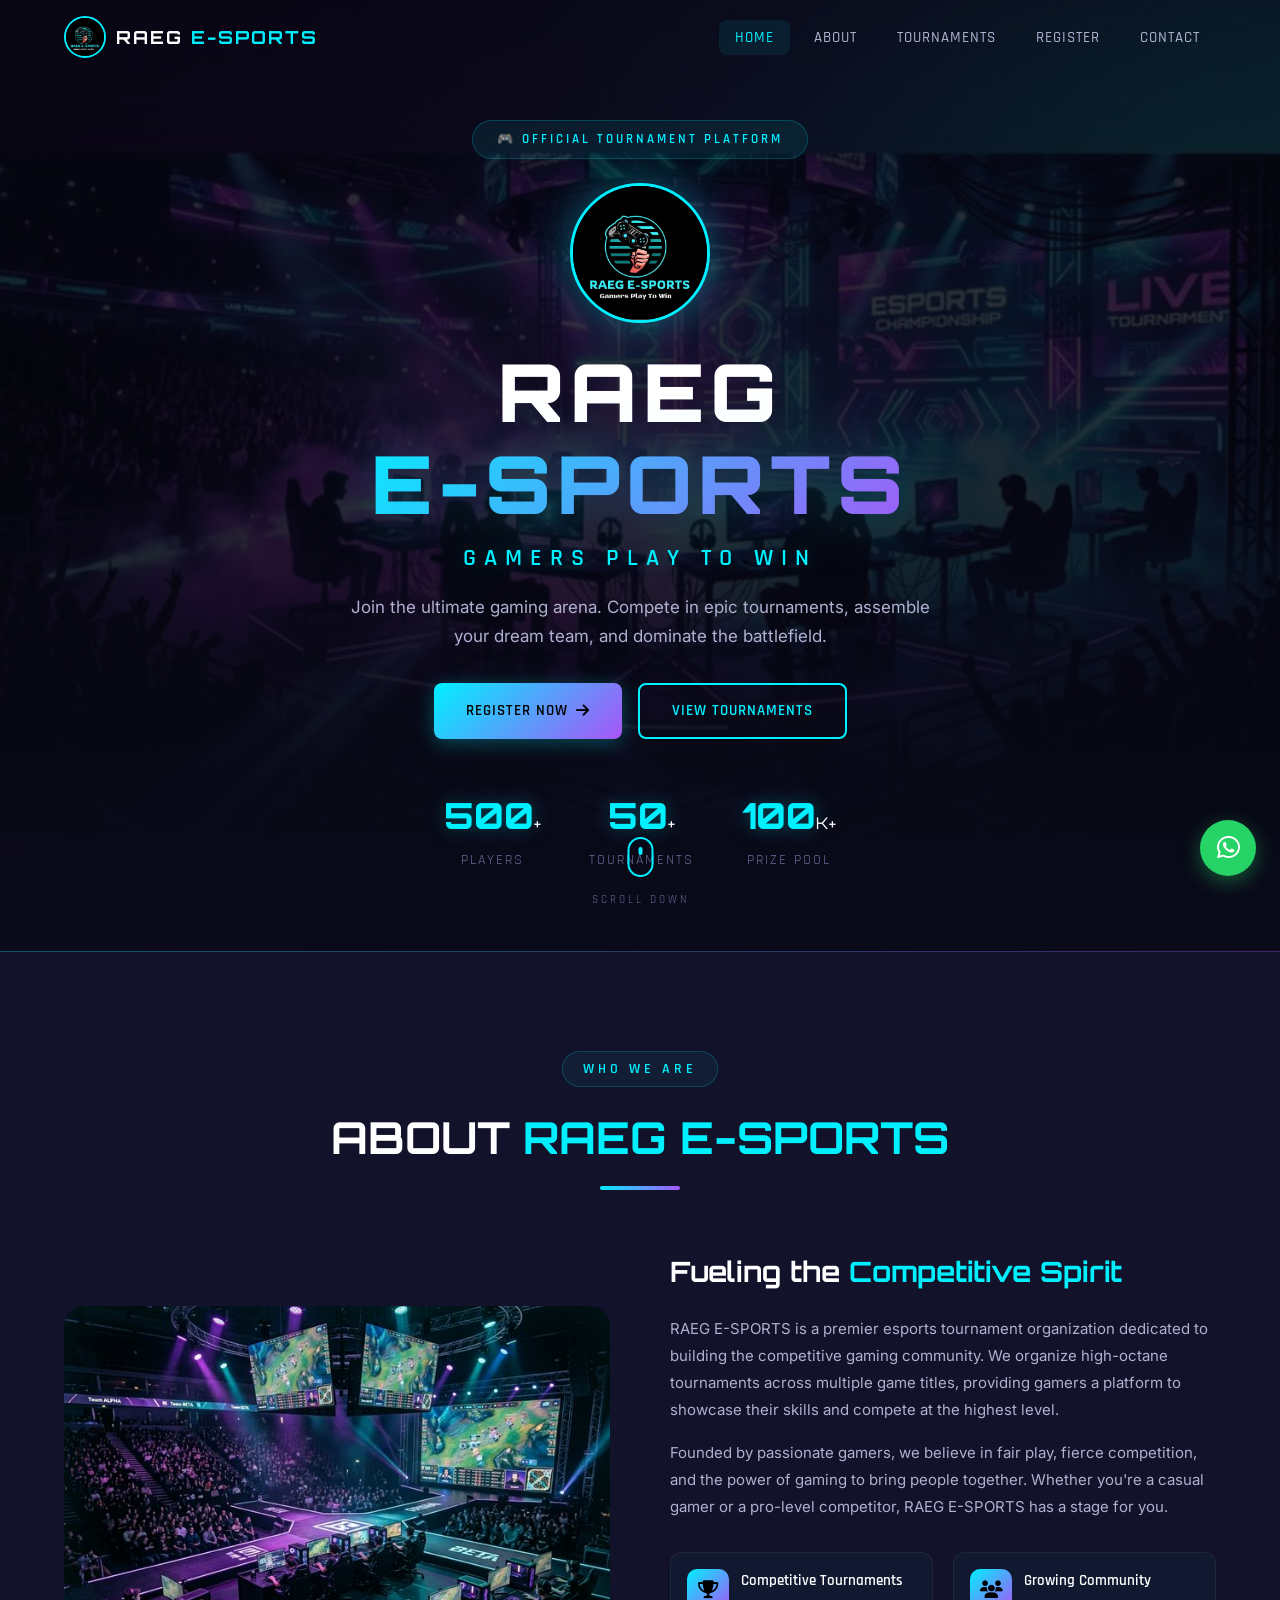
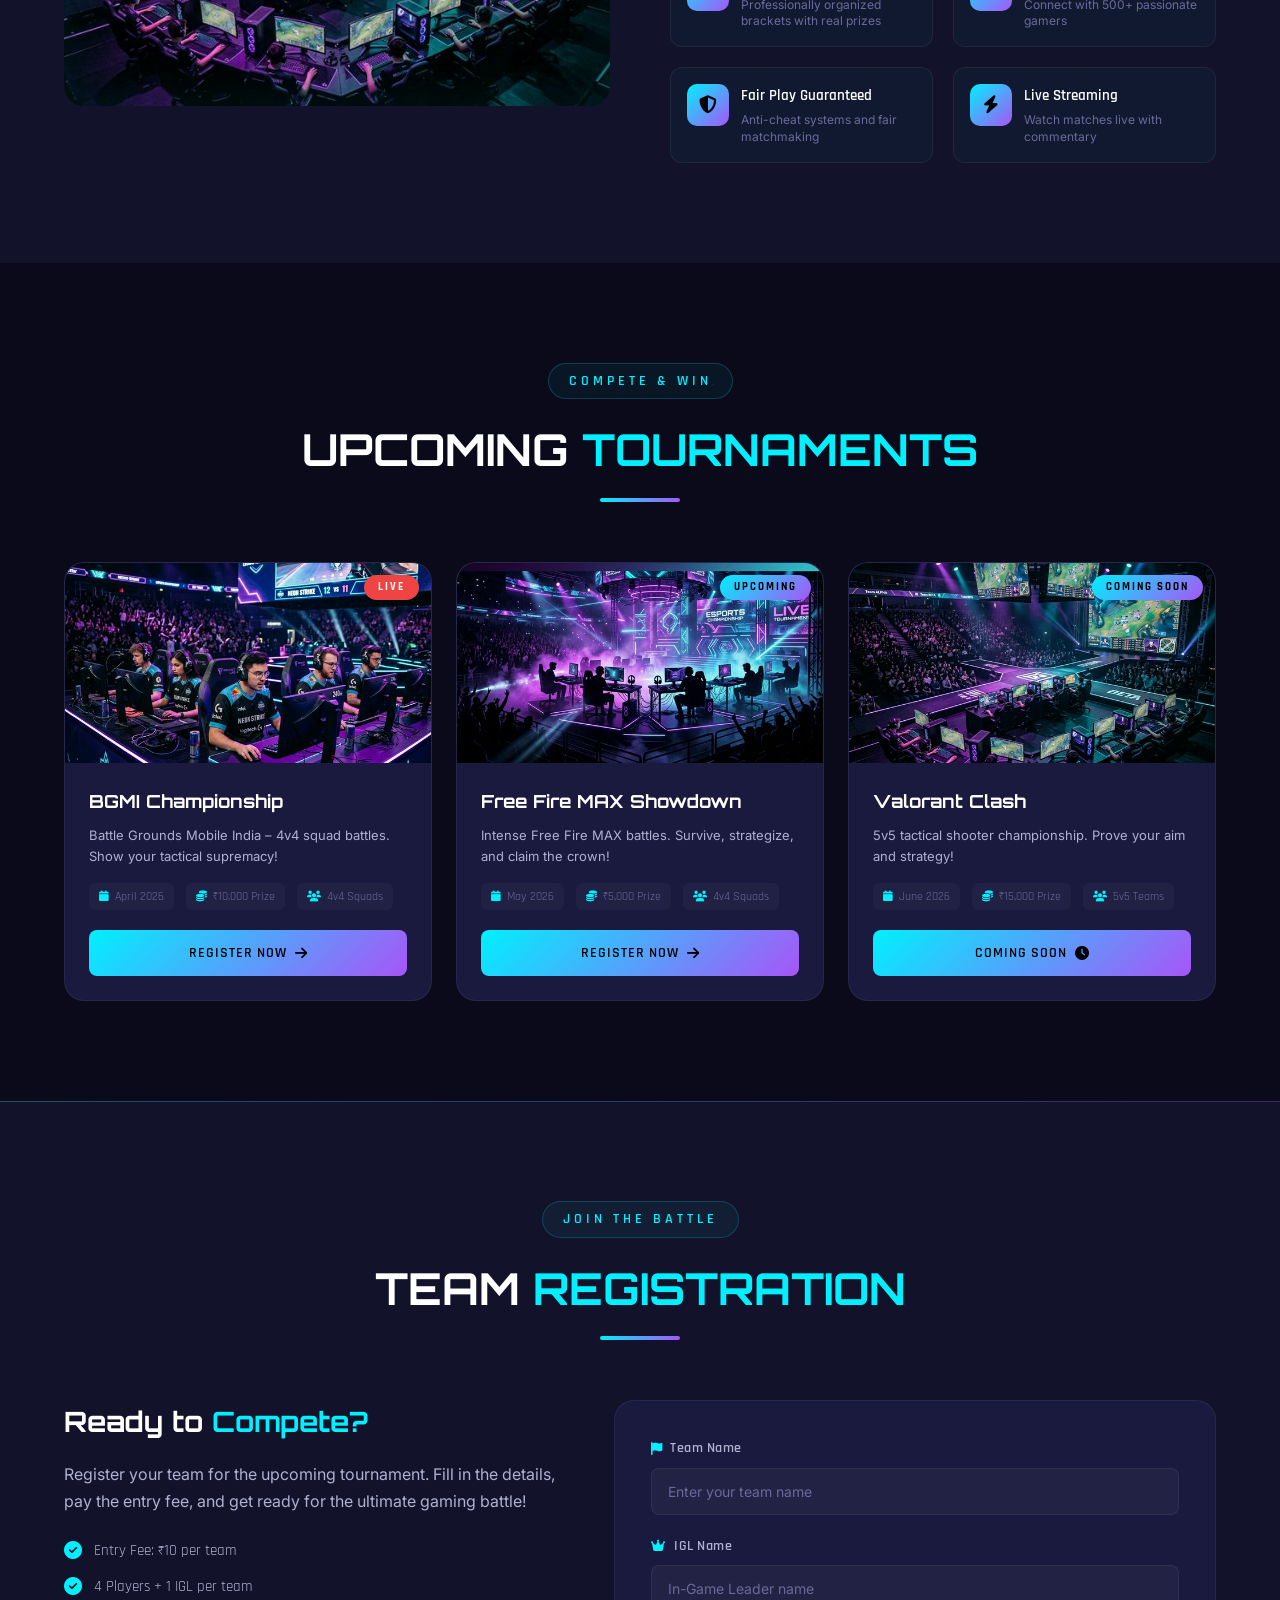
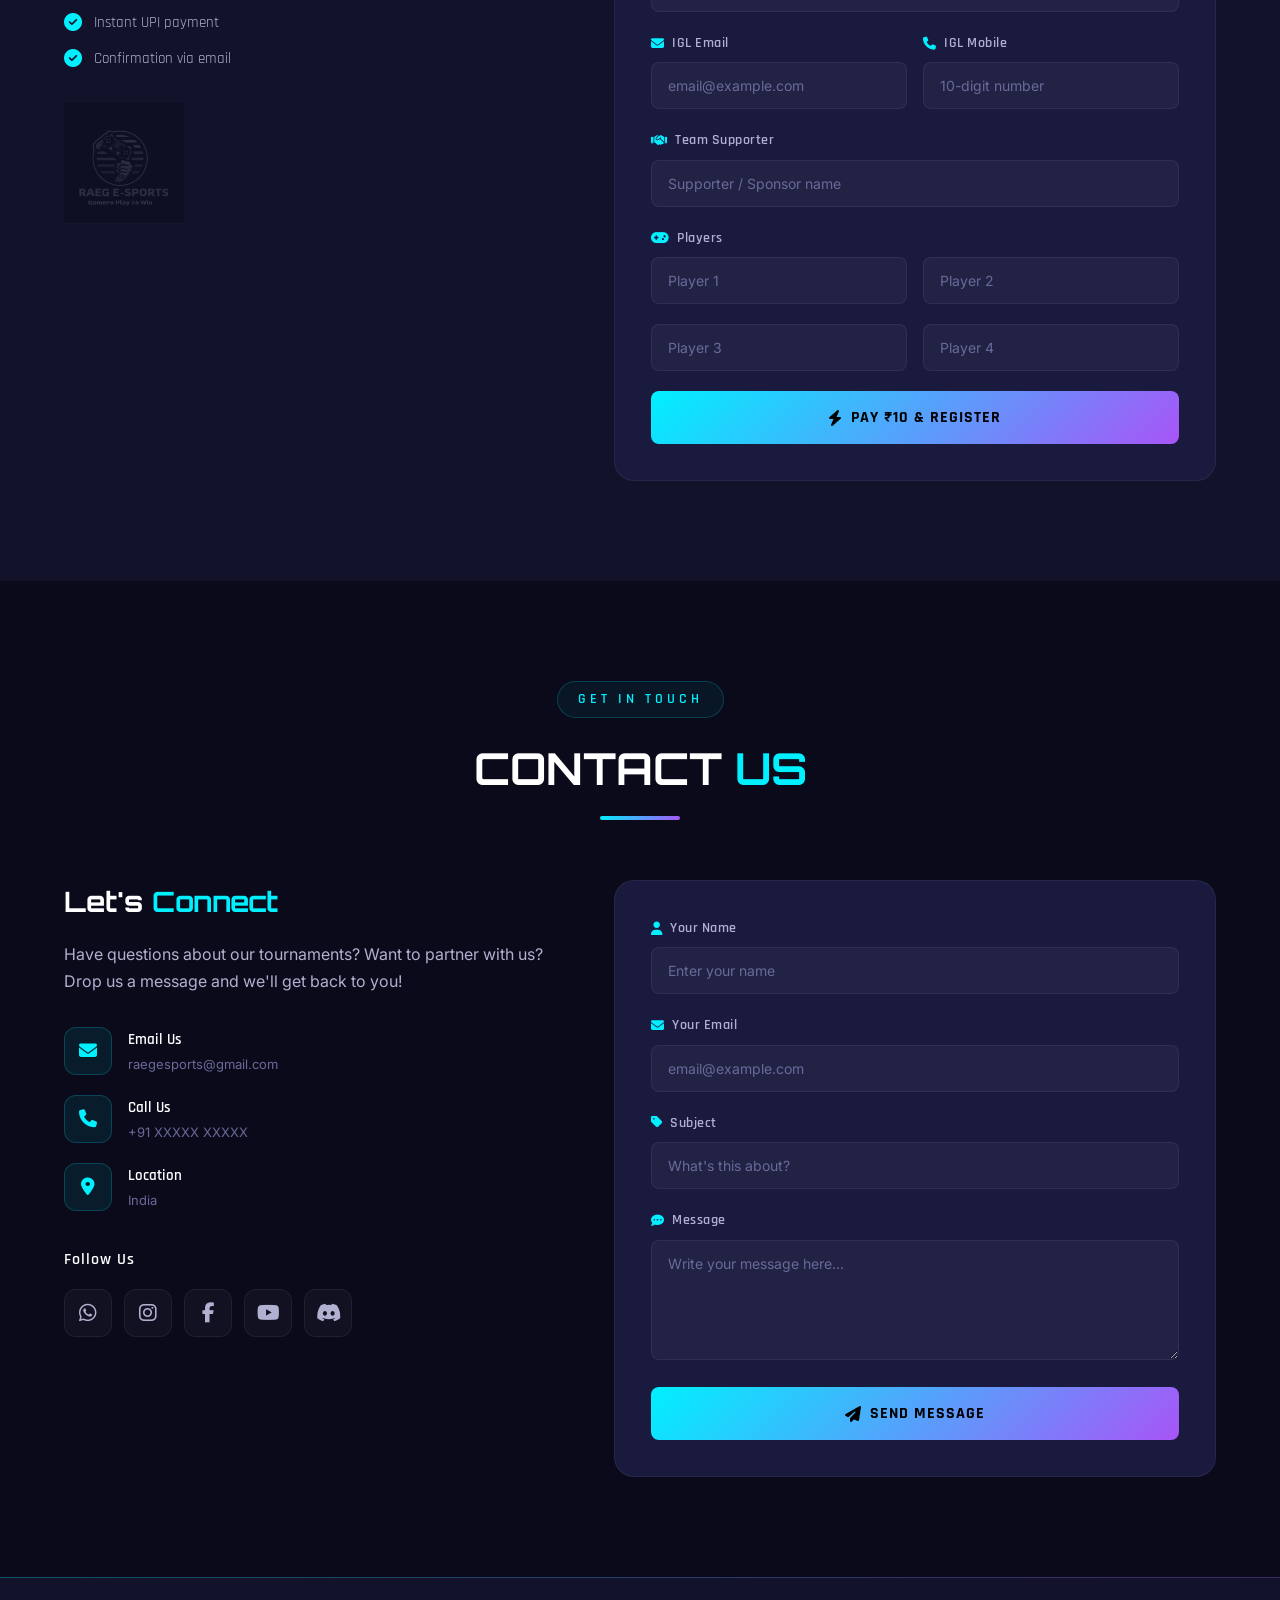
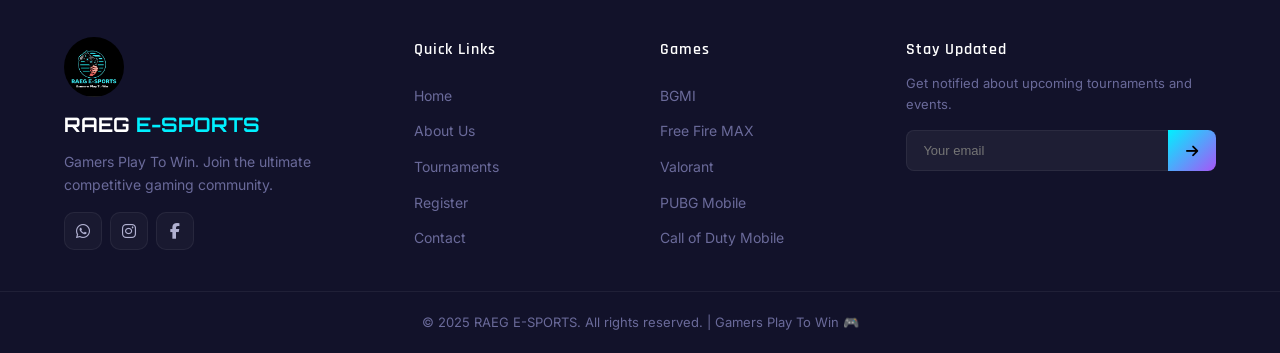
<file: index.html>
<!DOCTYPE html>
<html lang="en">
<head>
  <meta charset="UTF-8">
  <meta name="viewport" content="width=device-width, initial-scale=1.0">
  <title>RAEG E-SPORTS | Gaming Tournament - Gamers Play To Win</title>
  <meta name="description" content="RAEG E-SPORTS - Premier gaming tournament platform. Register your team, compete in epic esports battles, and rise to glory. Gamers Play To Win!">

  <!-- Google Fonts -->
  <link href="https://fonts.googleapis.com/css2?family=Orbitron:wght@400;500;600;700;800;900&family=Rajdhani:wght@300;400;500;600;700&family=Inter:wght@300;400;500;600;700&display=swap" rel="stylesheet">

  <!-- Font Awesome for Social Icons -->
  <link rel="stylesheet" href="https://cdnjs.cloudflare.com/ajax/libs/font-awesome/6.5.1/css/all.min.css">

  <link rel="stylesheet" href="style.css">
</head>

<body>

  <!-- ===== NAVIGATION ===== -->
  <nav id="navbar">
    <div class="nav-container">
      <a href="#" class="nav-logo">
        <img src="logo.png" alt="RAEG E-SPORTS Logo" class="nav-logo-img">
        <span class="nav-brand">RAEG <span class="brand-highlight">E-SPORTS</span></span>
      </a>
      <button class="nav-toggle" id="navToggle" aria-label="Toggle navigation">
        <span></span><span></span><span></span>
      </button>
      <ul class="nav-links" id="navLinks">
        <li><a href="#home">Home</a></li>
        <li><a href="#about">About</a></li>
        <li><a href="#tournaments">Tournaments</a></li>
        <li><a href="#register">Register</a></li>
        <li><a href="#contact">Contact</a></li>
      </ul>
    </div>
  </nav>

  <!-- ===== HERO SECTION ===== -->
  <section id="home" class="hero">
    <div class="hero-bg">
      <img src="images/hero-banner.png" alt="Gaming Tournament Background">
      <div class="hero-overlay"></div>
    </div>
    <div class="hero-particles" id="particles"></div>
    <div class="hero-content">
      <div class="hero-badge">🎮 OFFICIAL TOURNAMENT PLATFORM</div>
      <img src="logo.png" alt="RAEG E-SPORTS" class="hero-logo">
      <h1 class="hero-title">
        <span class="title-line">RAEG</span>
        <span class="title-line accent">E-SPORTS</span>
      </h1>
      <p class="hero-tagline">GAMERS PLAY TO WIN</p>
      <p class="hero-description">Join the ultimate gaming arena. Compete in epic tournaments, assemble your dream team, and dominate the battlefield.</p>
      <div class="hero-cta">
        <a href="#register" class="btn btn-primary">
          <span>Register Now</span>
          <i class="fas fa-arrow-right"></i>
        </a>
        <a href="#tournaments" class="btn btn-secondary">
          <span>View Tournaments</span>
        </a>
      </div>
      <div class="hero-stats">
        <div class="stat-item">
          <span class="stat-number" data-count="500">0</span>+
          <span class="stat-label">Players</span>
        </div>
        <div class="stat-item">
          <span class="stat-number" data-count="50">0</span>+
          <span class="stat-label">Tournaments</span>
        </div>
        <div class="stat-item">
          <span class="stat-number" data-count="100">0</span>K+
          <span class="stat-label">Prize Pool</span>
        </div>
      </div>
    </div>
    <div class="scroll-indicator">
      <div class="mouse">
        <div class="wheel"></div>
      </div>
      <span>Scroll Down</span>
    </div>
  </section>

  <!-- ===== ABOUT SECTION ===== -->
  <section id="about" class="about">
    <div class="section-container">
      <div class="section-header reveal">
        <span class="section-tag">WHO WE ARE</span>
        <h2 class="section-title">About <span class="accent">RAEG E-SPORTS</span></h2>
        <div class="title-bar"></div>
      </div>
      <div class="about-grid">
        <div class="about-image reveal">
          <img src="images/about-bg.png" alt="RAEG E-SPORTS Arena">
          <div class="image-border"></div>
          <div class="image-glow"></div>
        </div>
        <div class="about-content reveal">
          <h3>Fueling the <span class="accent">Competitive Spirit</span></h3>
          <p>RAEG E-SPORTS is a premier esports tournament organization dedicated to building the competitive gaming community. We organize high-octane tournaments across multiple game titles, providing gamers a platform to showcase their skills and compete at the highest level.</p>
          <p>Founded by passionate gamers, we believe in fair play, fierce competition, and the power of gaming to bring people together. Whether you're a casual gamer or a pro-level competitor, RAEG E-SPORTS has a stage for you.</p>
          <div class="about-features">
            <div class="feature-item">
              <div class="feature-icon"><i class="fas fa-trophy"></i></div>
              <div>
                <h4>Competitive Tournaments</h4>
                <p>Professionally organized brackets with real prizes</p>
              </div>
            </div>
            <div class="feature-item">
              <div class="feature-icon"><i class="fas fa-users"></i></div>
              <div>
                <h4>Growing Community</h4>
                <p>Connect with 500+ passionate gamers</p>
              </div>
            </div>
            <div class="feature-item">
              <div class="feature-icon"><i class="fas fa-shield-halved"></i></div>
              <div>
                <h4>Fair Play Guaranteed</h4>
                <p>Anti-cheat systems and fair matchmaking</p>
              </div>
            </div>
            <div class="feature-item">
              <div class="feature-icon"><i class="fas fa-bolt"></i></div>
              <div>
                <h4>Live Streaming</h4>
                <p>Watch matches live with commentary</p>
              </div>
            </div>
          </div>
        </div>
      </div>
    </div>
  </section>

  <!-- ===== TOURNAMENTS SECTION ===== -->
  <section id="tournaments" class="tournaments">
    <div class="section-container">
      <div class="section-header reveal">
        <span class="section-tag">COMPETE & WIN</span>
        <h2 class="section-title">Upcoming <span class="accent">Tournaments</span></h2>
        <div class="title-bar"></div>
      </div>
      <div class="tournament-grid">
        <div class="tournament-card reveal">
          <div class="card-image">
            <img src="images/tournament-scene.png" alt="BGMI Tournament">
            <div class="card-badge live">LIVE</div>
          </div>
          <div class="card-content">
            <h3>BGMI Championship</h3>
            <p>Battle Grounds Mobile India – 4v4 squad battles. Show your tactical supremacy!</p>
            <div class="card-details">
              <div class="detail"><i class="fas fa-calendar"></i> April 2026</div>
              <div class="detail"><i class="fas fa-coins"></i> ₹10,000 Prize</div>
              <div class="detail"><i class="fas fa-users"></i> 4v4 Squads</div>
            </div>
            <a href="#register" class="btn btn-card">Register Now <i class="fas fa-arrow-right"></i></a>
          </div>
        </div>
        <div class="tournament-card reveal">
          <div class="card-image">
            <img src="images/hero-banner.png" alt="Free Fire Tournament">
            <div class="card-badge upcoming">UPCOMING</div>
          </div>
          <div class="card-content">
            <h3>Free Fire MAX Showdown</h3>
            <p>Intense Free Fire MAX battles. Survive, strategize, and claim the crown!</p>
            <div class="card-details">
              <div class="detail"><i class="fas fa-calendar"></i> May 2026</div>
              <div class="detail"><i class="fas fa-coins"></i> ₹5,000 Prize</div>
              <div class="detail"><i class="fas fa-users"></i> 4v4 Squads</div>
            </div>
            <a href="#register" class="btn btn-card">Register Now <i class="fas fa-arrow-right"></i></a>
          </div>
        </div>
        <div class="tournament-card reveal">
          <div class="card-image">
            <img src="images/about-bg.png" alt="Valorant Tournament">
            <div class="card-badge upcoming">COMING SOON</div>
          </div>
          <div class="card-content">
            <h3>Valorant Clash</h3>
            <p>5v5 tactical shooter championship. Prove your aim and strategy!</p>
            <div class="card-details">
              <div class="detail"><i class="fas fa-calendar"></i> June 2026</div>
              <div class="detail"><i class="fas fa-coins"></i> ₹15,000 Prize</div>
              <div class="detail"><i class="fas fa-users"></i> 5v5 Teams</div>
            </div>
            <a href="#register" class="btn btn-card">Coming Soon <i class="fas fa-clock"></i></a>
          </div>
        </div>
      </div>
    </div>
  </section>

  <!-- ===== REGISTRATION SECTION ===== -->
  <section id="register" class="register">
    <div class="section-container">
      <div class="section-header reveal">
        <span class="section-tag">JOIN THE BATTLE</span>
        <h2 class="section-title">Team <span class="accent">Registration</span></h2>
        <div class="title-bar"></div>
      </div>
      <div class="register-wrapper reveal">
        <div class="register-info">
          <h3>Ready to <span class="accent">Compete?</span></h3>
          <p>Register your team for the upcoming tournament. Fill in the details, pay the entry fee, and get ready for the ultimate gaming battle!</p>
          <div class="register-highlights">
            <div class="highlight-item">
              <i class="fas fa-check-circle"></i>
              <span>Entry Fee: ₹10 per team</span>
            </div>
            <div class="highlight-item">
              <i class="fas fa-check-circle"></i>
              <span>4 Players + 1 IGL per team</span>
            </div>
            <div class="highlight-item">
              <i class="fas fa-check-circle"></i>
              <span>Instant UPI payment</span>
            </div>
            <div class="highlight-item">
              <i class="fas fa-check-circle"></i>
              <span>Confirmation via email</span>
            </div>
          </div>
          <div class="register-decor">
            <img src="logo.png" alt="RAEG Logo" class="register-logo">
          </div>
        </div>
        <form class="register-form" id="registerForm" onsubmit="validateAndPay(event)">
          <div class="form-group">
            <label for="teamName"><i class="fas fa-flag"></i> Team Name</label>
            <input type="text" id="teamName" placeholder="Enter your team name" required>
          </div>
          <div class="form-group">
            <label for="iglName"><i class="fas fa-crown"></i> IGL Name</label>
            <input type="text" id="iglName" placeholder="In-Game Leader name" required>
          </div>
          <div class="form-row">
            <div class="form-group">
              <label for="email"><i class="fas fa-envelope"></i> IGL Email</label>
              <input type="email" id="email" placeholder="email@example.com" required>
            </div>
            <div class="form-group">
              <label for="mobile"><i class="fas fa-phone"></i> IGL Mobile</label>
              <input type="text" id="mobile" placeholder="10-digit number" required>
            </div>
          </div>
          <div class="form-group">
            <label for="supporter"><i class="fas fa-handshake"></i> Team Supporter</label>
            <input type="text" id="supporter" placeholder="Supporter / Sponsor name" required>
          </div>
          <label class="players-label"><i class="fas fa-gamepad"></i> Players</label>
          <div class="form-row">
            <div class="form-group">
              <input type="text" id="p1" placeholder="Player 1" required>
            </div>
            <div class="form-group">
              <input type="text" id="p2" placeholder="Player 2" required>
            </div>
          </div>
          <div class="form-row">
            <div class="form-group">
              <input type="text" id="p3" placeholder="Player 3" required>
            </div>
            <div class="form-group">
              <input type="text" id="p4" placeholder="Player 4" required>
            </div>
          </div>
          <button type="submit" class="btn btn-submit">
            <i class="fas fa-bolt"></i> Pay ₹10 & Register
          </button>
        </form>
      </div>
    </div>
  </section>

  <!-- ===== CONTACT SECTION ===== -->
  <section id="contact" class="contact">
    <div class="section-container">
      <div class="section-header reveal">
        <span class="section-tag">GET IN TOUCH</span>
        <h2 class="section-title">Contact <span class="accent">Us</span></h2>
        <div class="title-bar"></div>
      </div>
      <div class="contact-grid">
        <div class="contact-info reveal">
          <h3>Let's <span class="accent">Connect</span></h3>
          <p>Have questions about our tournaments? Want to partner with us? Drop us a message and we'll get back to you!</p>
          <div class="contact-details">
            <div class="contact-item">
              <div class="contact-icon"><i class="fas fa-envelope"></i></div>
              <div>
                <h4>Email Us</h4>
                <p>raegesports@gmail.com</p>
              </div>
            </div>
            <div class="contact-item">
              <div class="contact-icon"><i class="fas fa-phone"></i></div>
              <div>
                <h4>Call Us</h4>
                <p>+91 XXXXX XXXXX</p>
              </div>
            </div>
            <div class="contact-item">
              <div class="contact-icon"><i class="fas fa-map-marker-alt"></i></div>
              <div>
                <h4>Location</h4>
                <p>India</p>
              </div>
            </div>
          </div>
          <div class="social-links">
            <h4>Follow Us</h4>
            <div class="social-icons">
              <a href="https://wa.me/" target="_blank" class="social-icon whatsapp" aria-label="WhatsApp">
                <i class="fab fa-whatsapp"></i>
              </a>
              <a href="https://instagram.com/" target="_blank" class="social-icon instagram" aria-label="Instagram">
                <i class="fab fa-instagram"></i>
              </a>
              <a href="https://facebook.com/" target="_blank" class="social-icon facebook" aria-label="Facebook">
                <i class="fab fa-facebook-f"></i>
              </a>
              <a href="#" class="social-icon youtube" aria-label="YouTube">
                <i class="fab fa-youtube"></i>
              </a>
              <a href="#" class="social-icon discord" aria-label="Discord">
                <i class="fab fa-discord"></i>
              </a>
            </div>
          </div>
        </div>
        <form class="contact-form reveal" id="contactForm" onsubmit="submitContact(event)">
          <div class="form-group">
            <label for="contactName"><i class="fas fa-user"></i> Your Name</label>
            <input type="text" id="contactName" placeholder="Enter your name" required>
          </div>
          <div class="form-group">
            <label for="contactEmail"><i class="fas fa-envelope"></i> Your Email</label>
            <input type="email" id="contactEmail" placeholder="email@example.com" required>
          </div>
          <div class="form-group">
            <label for="contactSubject"><i class="fas fa-tag"></i> Subject</label>
            <input type="text" id="contactSubject" placeholder="What's this about?" required>
          </div>
          <div class="form-group">
            <label for="contactMessage"><i class="fas fa-comment-dots"></i> Message</label>
            <textarea id="contactMessage" rows="5" placeholder="Write your message here..." required></textarea>
          </div>
          <button type="submit" class="btn btn-submit">
            <i class="fas fa-paper-plane"></i> Send Message
          </button>
        </form>
      </div>
    </div>
  </section>

  <!-- ===== FOOTER ===== -->
  <footer class="footer">
    <div class="footer-top">
      <div class="section-container">
        <div class="footer-grid">
          <div class="footer-brand">
            <img src="logo.png" alt="RAEG E-SPORTS" class="footer-logo">
            <h3>RAEG <span class="accent">E-SPORTS</span></h3>
            <p>Gamers Play To Win. Join the ultimate competitive gaming community.</p>
            <div class="social-icons footer-social">
              <a href="https://wa.me/" target="_blank" class="social-icon whatsapp" aria-label="WhatsApp"><i class="fab fa-whatsapp"></i></a>
              <a href="https://instagram.com/" target="_blank" class="social-icon instagram" aria-label="Instagram"><i class="fab fa-instagram"></i></a>
              <a href="https://facebook.com/" target="_blank" class="social-icon facebook" aria-label="Facebook"><i class="fab fa-facebook-f"></i></a>
            </div>
          </div>
          <div class="footer-links-col">
            <h4>Quick Links</h4>
            <ul>
              <li><a href="#home">Home</a></li>
              <li><a href="#about">About Us</a></li>
              <li><a href="#tournaments">Tournaments</a></li>
              <li><a href="#register">Register</a></li>
              <li><a href="#contact">Contact</a></li>
            </ul>
          </div>
          <div class="footer-links-col">
            <h4>Games</h4>
            <ul>
              <li><a href="#">BGMI</a></li>
              <li><a href="#">Free Fire MAX</a></li>
              <li><a href="#">Valorant</a></li>
              <li><a href="#">PUBG Mobile</a></li>
              <li><a href="#">Call of Duty Mobile</a></li>
            </ul>
          </div>
          <div class="footer-newsletter">
            <h4>Stay Updated</h4>
            <p>Get notified about upcoming tournaments and events.</p>
            <form class="newsletter-form" onsubmit="event.preventDefault(); alert('✅ Subscribed successfully!')">
              <input type="email" placeholder="Your email" required>
              <button type="submit"><i class="fas fa-arrow-right"></i></button>
            </form>
          </div>
        </div>
      </div>
    </div>
    <div class="footer-bottom">
      <div class="section-container">
        <p>&copy; 2025 RAEG E-SPORTS. All rights reserved. | Gamers Play To Win 🎮</p>
      </div>
    </div>
  </footer>

  <!-- ===== FLOATING WHATSAPP BUTTON ===== -->
  <a href="https://wa.me/" target="_blank" class="whatsapp-float" aria-label="Chat on WhatsApp">
    <i class="fab fa-whatsapp"></i>
  </a>

  <!-- ===== BACK TO TOP ===== -->
  <button class="back-to-top" id="backToTop" aria-label="Back to top">
    <i class="fas fa-chevron-up"></i>
  </button>

  <script src="script.js"></script>
</body>
</html>
</file>
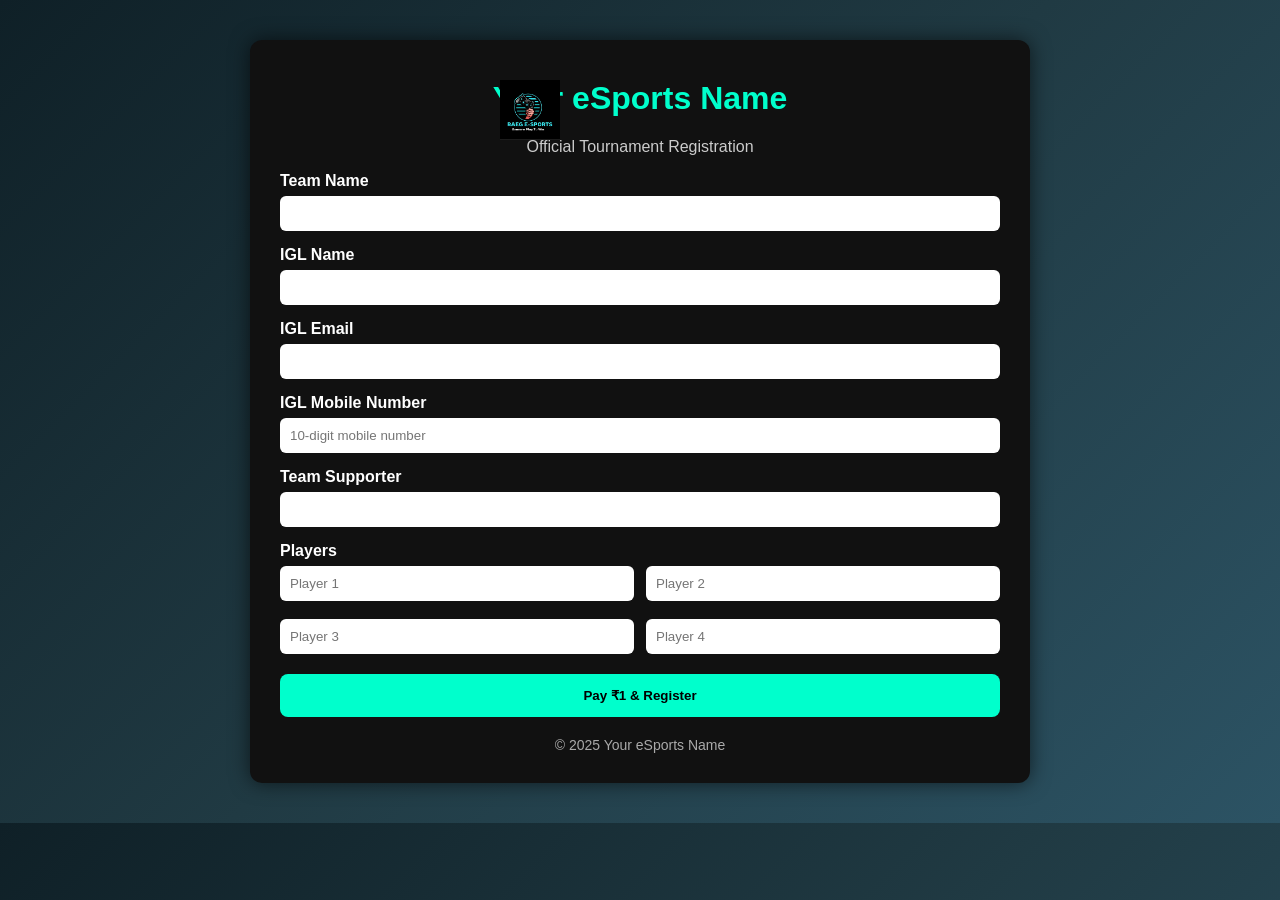
<file: RAEGE-SPORT.html>
<!DOCTYPE html>
<html lang="en">
<head>
  <meta charset="UTF-8">
  <meta name="viewport" content="width=device-width, initial-scale=1.0">
  <title>Your eSports Name – Team Registration</title>

  <style>
    body {
      font-family: Arial, Helvetica, sans-serif;
      background: linear-gradient(135deg, #0f2027, #203a43, #2c5364);
      color: #fff;
      margin: 0;
      padding: 0;
    }

    .container {
      max-width: 720px;
      margin: 40px auto;
      background: #111;
      padding: 30px;
      border-radius: 12px;
      box-shadow: 0 0 20px rgba(0,0,0,0.6);
    }

    h1 {
      text-align: center;
      color: #00ffcc;
      margin-top: 10px;
    }

    label {
      display: block;
      margin-top: 15px;
      font-weight: bold;
    }

    input {
      width: 100%;
      padding: 10px;
      margin-top: 6px;
      border-radius: 6px;
      border: none;
      outline: none;
      box-sizing: border-box;
    }

    .team-members {
      display: grid;
      grid-template-columns: 1fr 1fr;
      gap: 12px;
    }

    button {
      width: 100%;
      margin-top: 20px;
      padding: 14px;
      background: #00ffcc;
      color: #000;
      font-weight: bold;
      border: none;
      border-radius: 8px;
      cursor: pointer;
    }

    button:hover {
      background: #00ccaa;
    }

    .footer {
      text-align: center;
      margin-top: 20px;
      font-size: 14px;
      color: #aaa;
    }
  </style>
</head>

<body>

<div class="container">
   
  <div style="text-align:center;">

      <img src="logo.png" alt="Logo" style=" position: absolute; 
      left: 500px;
      width: 60px;
      height: auto;
    " >
    <h1>Your eSports Name</h1>
    <p style="color:#ccc;">Official Tournament Registration</p>
  </div style="text-align:center">
  

  

  <form onsubmit="validateAndPay(event)">
    <label>Team Name</label>
    <input id="teamName" required>

    <label>IGL Name</label>
    <input id="iglName" required>

    <label>IGL Email</label>
    <input id="email" type="email" required>

    <label>IGL Mobile Number</label>
    <input id="mobile" placeholder="10-digit mobile number" required>

    <label>Team Supporter</label>
    <input id="supporter" required>

    <label>Players</label>
    <div class="team-members">
      <input id="p1" placeholder="Player 1" required>
      <input id="p2" placeholder="Player 2" required>
      <input id="p3" placeholder="Player 3" required>
      <input id="p4" placeholder="Player 4" required>
    </div>

    <button type="submit">Pay ₹1 & Register</button>
  </form>

  <div class="footer">
    © 2025 Your eSports Name
  </div>
</div>

<script>
function validateAndPay(e) {
  e.preventDefault();

  const mobile = document.getElementById("mobile").value.trim();
  
  if (!/^\d+$/.test(mobile)) {
    alert("❌ Mobile number must contain only digits");
    return;
  }
  if (mobile.length !== 10) {
    alert("❌ Mobile number must be exactly 10 digits");
    return;
  }

  const data = {
    teamName: document.getElementById("teamName").value,
    iglName: document.getElementById("iglName").value,
    email: document.getElementById("email").value,
    mobile: mobile,
    supporter: document.getElementById("supporter").value,
    player1: document.getElementById("p1").value,
    player2: document.getElementById("p2").value,
    player3: document.getElementById("p3").value,
    player4: document.getElementById("p4").value
  };

  // Submit data to Google Sheets
  fetch("https://script.google.com/macros/s/AKfycbzOe7rn96J3lsWiwfn-gNKH4f6TJxRyCCeLQa1bJ4Jz6zq5RuFP9noyEeqN3WoPCrYb/exec", {
    method: "POST",
    mode: "no-cors",
    body: JSON.stringify(data)
  });

  // Updated UPI link with am=1
  const upiURL = "upi://pay?pa=riteshkayate18@oksbi&pn=Your eSports Name&am=1&cu=INR";

  window.location.href = upiURL;
}
</script>

</body>
</html>
</file>
<file: style.css>
/* ===== RESET & BASE ===== */
*, *::before, *::after {
  margin: 0;
  padding: 0;
  box-sizing: border-box;
}

:root {
  --bg-primary: #0a0a1a;
  --bg-secondary: #12122a;
  --bg-card: #1a1a3e;
  --bg-card-hover: #222255;
  --accent: #00f0ff;
  --accent-alt: #a855f7;
  --accent-gradient: linear-gradient(135deg, #00f0ff, #a855f7);
  --accent-glow: rgba(0, 240, 255, 0.3);
  --purple-glow: rgba(168, 85, 247, 0.3);
  --text-primary: #ffffff;
  --text-secondary: #b0b0d0;
  --text-muted: #6a6a9a;
  --border: rgba(255, 255, 255, 0.06);
  --border-accent: rgba(0, 240, 255, 0.2);
  --radius: 12px;
  --radius-lg: 20px;
  --transition: 0.3s cubic-bezier(0.4, 0, 0.2, 1);
  --font-heading: 'Orbitron', sans-serif;
  --font-sub: 'Rajdhani', sans-serif;
  --font-body: 'Inter', sans-serif;
}

html {
  scroll-behavior: smooth;
  scroll-padding-top: 80px;
}

body {
  font-family: var(--font-body);
  background: var(--bg-primary);
  color: var(--text-primary);
  line-height: 1.6;
  overflow-x: hidden;
}

a {
  text-decoration: none;
  color: inherit;
}

img {
  max-width: 100%;
  display: block;
}

/* Custom Scrollbar */
::-webkit-scrollbar { width: 8px; }
::-webkit-scrollbar-track { background: var(--bg-primary); }
::-webkit-scrollbar-thumb { background: var(--accent-alt); border-radius: 4px; }
::-webkit-scrollbar-thumb:hover { background: var(--accent); }

/* ===== UTILITIES ===== */
.section-container {
  max-width: 1200px;
  margin: 0 auto;
  padding: 0 24px;
}

.accent { color: var(--accent); }

.section-header {
  text-align: center;
  margin-bottom: 60px;
}

.section-tag {
  font-family: var(--font-sub);
  font-size: 14px;
  font-weight: 600;
  letter-spacing: 4px;
  text-transform: uppercase;
  color: var(--accent);
  display: inline-block;
  padding: 6px 20px;
  border: 1px solid var(--border-accent);
  border-radius: 30px;
  margin-bottom: 16px;
  background: rgba(0, 240, 255, 0.05);
}

.section-title {
  font-family: var(--font-heading);
  font-size: clamp(28px, 5vw, 44px);
  font-weight: 700;
  text-transform: uppercase;
  margin-bottom: 12px;
}

.title-bar {
  width: 80px;
  height: 4px;
  background: var(--accent-gradient);
  margin: 0 auto;
  border-radius: 2px;
}

/* ===== REVEAL ANIMATION ===== */
.reveal {
  opacity: 0;
  transform: translateY(40px);
  transition: all 0.8s cubic-bezier(0.16, 1, 0.3, 1);
}

.reveal.visible {
  opacity: 1;
  transform: translateY(0);
}

/* ===== NAVIGATION ===== */
#navbar {
  position: fixed;
  top: 0;
  left: 0;
  right: 0;
  z-index: 1000;
  padding: 16px 0;
  transition: var(--transition);
  background: transparent;
}

#navbar.scrolled {
  background: rgba(10, 10, 26, 0.95);
  backdrop-filter: blur(20px);
  border-bottom: 1px solid var(--border);
  padding: 10px 0;
  box-shadow: 0 4px 30px rgba(0, 0, 0, 0.3);
}

.nav-container {
  max-width: 1200px;
  margin: 0 auto;
  padding: 0 24px;
  display: flex;
  align-items: center;
  justify-content: space-between;
}

.nav-logo {
  display: flex;
  align-items: center;
  gap: 10px;
  z-index: 1001;
}

.nav-logo-img {
  width: 42px;
  height: 42px;
  border-radius: 50%;
  border: 2px solid var(--accent);
  object-fit: cover;
}

.nav-brand {
  font-family: var(--font-heading);
  font-size: 18px;
  font-weight: 700;
  letter-spacing: 2px;
}

.brand-highlight {
  color: var(--accent);
}

.nav-links {
  display: flex;
  list-style: none;
  gap: 8px;
}

.nav-links a {
  font-family: var(--font-sub);
  font-size: 15px;
  font-weight: 500;
  letter-spacing: 1px;
  text-transform: uppercase;
  padding: 8px 16px;
  border-radius: 8px;
  transition: var(--transition);
  color: var(--text-secondary);
}

.nav-links a:hover,
.nav-links a.active {
  color: var(--accent);
  background: rgba(0, 240, 255, 0.08);
}

.nav-toggle {
  display: none;
  flex-direction: column;
  gap: 5px;
  background: none;
  border: none;
  cursor: pointer;
  z-index: 1001;
  padding: 4px;
}

.nav-toggle span {
  display: block;
  width: 26px;
  height: 2px;
  background: var(--text-primary);
  border-radius: 2px;
  transition: var(--transition);
}

/* ===== HERO SECTION ===== */
.hero {
  position: relative;
  min-height: 100vh;
  display: flex;
  align-items: center;
  justify-content: center;
  overflow: hidden;
}

.hero-bg {
  position: absolute;
  inset: 0;
  z-index: 0;
}

.hero-bg img {
  width: 100%;
  height: 100%;
  object-fit: cover;
  filter: brightness(0.3) saturate(1.2);
}

.hero-overlay {
  position: absolute;
  inset: 0;
  background: linear-gradient(
    180deg,
    rgba(10, 10, 26, 0.6) 0%,
    rgba(10, 10, 26, 0.4) 40%,
    rgba(10, 10, 26, 0.8) 80%,
    rgba(10, 10, 26, 1) 100%
  );
}

.hero-particles {
  position: absolute;
  inset: 0;
  z-index: 1;
  pointer-events: none;
}

.particle {
  position: absolute;
  width: 3px;
  height: 3px;
  background: var(--accent);
  border-radius: 50%;
  opacity: 0;
  animation: floatParticle 6s ease-in-out infinite;
}

@keyframes floatParticle {
  0%, 100% { opacity: 0; transform: translateY(0) scale(1); }
  50% { opacity: 0.8; transform: translateY(-120px) scale(1.5); }
}

.hero-content {
  position: relative;
  z-index: 2;
  text-align: center;
  padding: 120px 24px 80px;
  max-width: 900px;
}

.hero-badge {
  display: inline-block;
  font-family: var(--font-sub);
  font-size: 13px;
  font-weight: 600;
  letter-spacing: 3px;
  color: var(--accent);
  background: rgba(0, 240, 255, 0.08);
  border: 1px solid var(--border-accent);
  padding: 8px 24px;
  border-radius: 30px;
  margin-bottom: 24px;
  animation: fadeInDown 1s ease-out;
}

.hero-logo {
  width: 140px;
  height: 140px;
  margin: 0 auto 24px;
  border-radius: 50%;
  border: 3px solid var(--accent);
  box-shadow: 0 0 40px var(--accent-glow), 0 0 80px rgba(0, 240, 255, 0.1);
  animation: logoFloat 3s ease-in-out infinite, fadeIn 1.2s ease-out;
  object-fit: cover;
}

@keyframes logoFloat {
  0%, 100% { transform: translateY(0); }
  50% { transform: translateY(-12px); }
}

@keyframes fadeIn {
  from { opacity: 0; transform: scale(0.8); }
  to { opacity: 1; transform: scale(1); }
}

@keyframes fadeInDown {
  from { opacity: 0; transform: translateY(-20px); }
  to { opacity: 1; transform: translateY(0); }
}

.hero-title {
  font-family: var(--font-heading);
  display: flex;
  flex-direction: column;
  gap: 4px;
  margin-bottom: 12px;
}

.title-line {
  font-size: clamp(40px, 10vw, 80px);
  font-weight: 900;
  letter-spacing: 6px;
  line-height: 1.1;
  text-transform: uppercase;
  animation: slideInUp 1s ease-out;
}

.title-line.accent {
  background: var(--accent-gradient);
  -webkit-background-clip: text;
  -webkit-text-fill-color: transparent;
  background-clip: text;
  filter: drop-shadow(0 0 30px var(--accent-glow));
}

@keyframes slideInUp {
  from { opacity: 0; transform: translateY(40px); }
  to { opacity: 1; transform: translateY(0); }
}

.hero-tagline {
  font-family: var(--font-sub);
  font-size: clamp(16px, 3vw, 24px);
  font-weight: 600;
  letter-spacing: 8px;
  text-transform: uppercase;
  color: var(--accent);
  margin-bottom: 16px;
  text-shadow: 0 0 20px var(--accent-glow);
  animation: fadeIn 1.5s ease-out;
}

.hero-description {
  font-size: 17px;
  color: var(--text-secondary);
  max-width: 600px;
  margin: 0 auto 32px;
  line-height: 1.7;
  animation: fadeIn 1.8s ease-out;
}

.hero-cta {
  display: flex;
  gap: 16px;
  justify-content: center;
  flex-wrap: wrap;
  margin-bottom: 48px;
  animation: fadeIn 2s ease-out;
}

/* ===== BUTTONS ===== */
.btn {
  display: inline-flex;
  align-items: center;
  gap: 8px;
  font-family: var(--font-sub);
  font-size: 15px;
  font-weight: 600;
  letter-spacing: 1px;
  text-transform: uppercase;
  padding: 14px 32px;
  border-radius: 8px;
  border: none;
  cursor: pointer;
  transition: var(--transition);
  position: relative;
  overflow: hidden;
}

.btn-primary {
  background: var(--accent-gradient);
  color: #000;
  box-shadow: 0 4px 20px var(--accent-glow);
}

.btn-primary:hover {
  transform: translateY(-3px);
  box-shadow: 0 8px 30px var(--accent-glow);
}

.btn-secondary {
  background: transparent;
  border: 2px solid var(--accent);
  color: var(--accent);
}

.btn-secondary:hover {
  background: rgba(0, 240, 255, 0.1);
  transform: translateY(-3px);
}

.btn-card {
  background: var(--accent-gradient);
  color: #000;
  width: 100%;
  justify-content: center;
  padding: 12px 24px;
  font-size: 14px;
  border-radius: 8px;
}

.btn-card:hover {
  transform: translateY(-2px);
  box-shadow: 0 6px 20px var(--accent-glow);
}

.btn-submit {
  width: 100%;
  justify-content: center;
  padding: 16px 32px;
  font-size: 16px;
  background: var(--accent-gradient);
  color: #000;
  border: none;
  border-radius: 8px;
  cursor: pointer;
  font-family: var(--font-sub);
  font-weight: 700;
  letter-spacing: 1px;
  text-transform: uppercase;
  transition: var(--transition);
}

.btn-submit:hover {
  transform: translateY(-3px);
  box-shadow: 0 8px 30px var(--accent-glow);
}

/* ===== HERO STATS ===== */
.hero-stats {
  display: flex;
  gap: 48px;
  justify-content: center;
  flex-wrap: wrap;
  animation: fadeIn 2.3s ease-out;
}

.stat-item {
  text-align: center;
  font-family: var(--font-heading);
}

.stat-number {
  font-size: 36px;
  font-weight: 800;
  color: var(--accent);
  text-shadow: 0 0 20px var(--accent-glow);
}

.stat-label {
  display: block;
  font-family: var(--font-sub);
  font-size: 14px;
  color: var(--text-muted);
  letter-spacing: 2px;
  text-transform: uppercase;
  margin-top: 4px;
}

/* ===== SCROLL INDICATOR ===== */
.scroll-indicator {
  position: absolute;
  bottom: 40px;
  left: 50%;
  transform: translateX(-50%);
  z-index: 2;
  text-align: center;
  animation: fadeIn 2.5s ease-out;
}

.mouse {
  width: 26px;
  height: 40px;
  border: 2px solid var(--accent);
  border-radius: 14px;
  margin: 0 auto 8px;
  position: relative;
}

.wheel {
  width: 4px;
  height: 8px;
  background: var(--accent);
  border-radius: 2px;
  position: absolute;
  top: 8px;
  left: 50%;
  transform: translateX(-50%);
  animation: scrollWheel 2s infinite;
}

@keyframes scrollWheel {
  0% { opacity: 1; transform: translateX(-50%) translateY(0); }
  100% { opacity: 0; transform: translateX(-50%) translateY(12px); }
}

.scroll-indicator span {
  font-family: var(--font-sub);
  font-size: 11px;
  letter-spacing: 3px;
  text-transform: uppercase;
  color: var(--text-muted);
}

/* ===== ABOUT SECTION ===== */
.about {
  padding: 100px 0;
  background: var(--bg-secondary);
  position: relative;
}

.about::before {
  content: '';
  position: absolute;
  top: 0;
  left: 0;
  right: 0;
  height: 1px;
  background: var(--accent-gradient);
  opacity: 0.3;
}

.about-grid {
  display: grid;
  grid-template-columns: 1fr 1fr;
  gap: 60px;
  align-items: center;
}

.about-image {
  position: relative;
  border-radius: var(--radius-lg);
  overflow: hidden;
}

.about-image img {
  width: 100%;
  height: 400px;
  object-fit: cover;
  border-radius: var(--radius-lg);
  transition: transform 0.5s ease;
}

.about-image:hover img {
  transform: scale(1.05);
}

.image-border {
  position: absolute;
  inset: -4px;
  border: 2px solid var(--accent);
  border-radius: calc(var(--radius-lg) + 4px);
  opacity: 0.3;
  pointer-events: none;
}

.image-glow {
  position: absolute;
  inset: 0;
  border-radius: var(--radius-lg);
  box-shadow: inset 0 0 60px rgba(0, 240, 255, 0.1);
  pointer-events: none;
}

.about-content h3 {
  font-family: var(--font-heading);
  font-size: 28px;
  margin-bottom: 20px;
}

.about-content > p {
  color: var(--text-secondary);
  margin-bottom: 16px;
  font-size: 15px;
  line-height: 1.8;
}

.about-features {
  display: grid;
  grid-template-columns: 1fr 1fr;
  gap: 20px;
  margin-top: 32px;
}

.feature-item {
  display: flex;
  gap: 12px;
  padding: 16px;
  background: rgba(0, 240, 255, 0.03);
  border: 1px solid var(--border);
  border-radius: var(--radius);
  transition: var(--transition);
}

.feature-item:hover {
  border-color: var(--border-accent);
  background: rgba(0, 240, 255, 0.06);
  transform: translateY(-2px);
}

.feature-icon {
  width: 42px;
  height: 42px;
  min-width: 42px;
  display: flex;
  align-items: center;
  justify-content: center;
  background: var(--accent-gradient);
  border-radius: 10px;
  color: #000;
  font-size: 18px;
}

.feature-item h4 {
  font-family: var(--font-sub);
  font-size: 15px;
  font-weight: 600;
  margin-bottom: 4px;
}

.feature-item p {
  font-size: 12px;
  color: var(--text-muted);
  line-height: 1.4;
}

/* ===== TOURNAMENTS SECTION ===== */
.tournaments {
  padding: 100px 0;
  background: var(--bg-primary);
  position: relative;
}

.tournament-grid {
  display: grid;
  grid-template-columns: repeat(3, 1fr);
  gap: 24px;
}

.tournament-card {
  background: var(--bg-card);
  border: 1px solid var(--border);
  border-radius: var(--radius-lg);
  overflow: hidden;
  transition: var(--transition);
}

.tournament-card:hover {
  transform: translateY(-8px);
  border-color: var(--border-accent);
  box-shadow: 0 20px 60px rgba(0, 240, 255, 0.1);
}

.card-image {
  position: relative;
  height: 200px;
  overflow: hidden;
}

.card-image img {
  width: 100%;
  height: 100%;
  object-fit: cover;
  transition: transform 0.5s ease;
}

.tournament-card:hover .card-image img {
  transform: scale(1.1);
}

.card-badge {
  position: absolute;
  top: 12px;
  right: 12px;
  font-family: var(--font-sub);
  font-size: 11px;
  font-weight: 700;
  letter-spacing: 2px;
  text-transform: uppercase;
  padding: 4px 14px;
  border-radius: 20px;
}

.card-badge.live {
  background: #ef4444;
  color: #fff;
  animation: pulse 2s infinite;
}

.card-badge.upcoming {
  background: var(--accent-gradient);
  color: #000;
}

@keyframes pulse {
  0%, 100% { opacity: 1; }
  50% { opacity: 0.6; }
}

.card-content {
  padding: 24px;
}

.card-content h3 {
  font-family: var(--font-heading);
  font-size: 18px;
  margin-bottom: 10px;
}

.card-content > p {
  font-size: 13px;
  color: var(--text-secondary);
  margin-bottom: 16px;
  line-height: 1.6;
}

.card-details {
  display: flex;
  flex-wrap: wrap;
  gap: 12px;
  margin-bottom: 20px;
}

.detail {
  display: flex;
  align-items: center;
  gap: 6px;
  font-family: var(--font-sub);
  font-size: 12px;
  color: var(--text-muted);
  padding: 4px 10px;
  background: rgba(255, 255, 255, 0.03);
  border-radius: 6px;
}

.detail i {
  color: var(--accent);
  font-size: 11px;
}

/* ===== REGISTER SECTION ===== */
.register {
  padding: 100px 0;
  background: var(--bg-secondary);
  position: relative;
}

.register::before {
  content: '';
  position: absolute;
  top: 0;
  left: 0;
  right: 0;
  height: 1px;
  background: var(--accent-gradient);
  opacity: 0.3;
}

.register-wrapper {
  display: grid;
  grid-template-columns: 1fr 1.2fr;
  gap: 48px;
  align-items: start;
}

.register-info h3 {
  font-family: var(--font-heading);
  font-size: 28px;
  margin-bottom: 16px;
}

.register-info > p {
  color: var(--text-secondary);
  margin-bottom: 24px;
  line-height: 1.7;
}

.register-highlights {
  display: flex;
  flex-direction: column;
  gap: 12px;
  margin-bottom: 32px;
}

.highlight-item {
  display: flex;
  align-items: center;
  gap: 12px;
  font-family: var(--font-sub);
  font-size: 15px;
  color: var(--text-secondary);
}

.highlight-item i {
  color: var(--accent);
  font-size: 18px;
}

.register-decor {
  position: relative;
}

.register-logo {
  width: 120px;
  opacity: 0.15;
  filter: grayscale(1);
}

/* ===== FORMS ===== */
.register-form,
.contact-form {
  background: var(--bg-card);
  border: 1px solid var(--border);
  border-radius: var(--radius-lg);
  padding: 36px;
}

.form-group {
  margin-bottom: 20px;
}

.form-group label,
.players-label {
  display: flex;
  align-items: center;
  gap: 8px;
  font-family: var(--font-sub);
  font-size: 14px;
  font-weight: 600;
  color: var(--text-secondary);
  margin-bottom: 8px;
  letter-spacing: 0.5px;
}

.players-label i {
  color: var(--accent);
}

.form-group label i {
  color: var(--accent);
  font-size: 13px;
}

.form-group input,
.form-group textarea {
  width: 100%;
  padding: 14px 16px;
  background: rgba(255, 255, 255, 0.04);
  border: 1px solid var(--border);
  border-radius: 8px;
  color: var(--text-primary);
  font-family: var(--font-body);
  font-size: 14px;
  transition: var(--transition);
  outline: none;
}

.form-group input::placeholder,
.form-group textarea::placeholder {
  color: var(--text-muted);
}

.form-group input:focus,
.form-group textarea:focus {
  border-color: var(--accent);
  box-shadow: 0 0 0 3px var(--accent-glow);
  background: rgba(0, 240, 255, 0.03);
}

.form-group textarea {
  resize: vertical;
  min-height: 120px;
}

.form-row {
  display: grid;
  grid-template-columns: 1fr 1fr;
  gap: 16px;
}

/* ===== CONTACT SECTION ===== */
.contact {
  padding: 100px 0;
  background: var(--bg-primary);
  position: relative;
}

.contact-grid {
  display: grid;
  grid-template-columns: 1fr 1.2fr;
  gap: 48px;
  align-items: start;
}

.contact-info h3 {
  font-family: var(--font-heading);
  font-size: 28px;
  margin-bottom: 16px;
}

.contact-info > p {
  color: var(--text-secondary);
  margin-bottom: 32px;
  line-height: 1.7;
}

.contact-details {
  display: flex;
  flex-direction: column;
  gap: 20px;
  margin-bottom: 36px;
}

.contact-item {
  display: flex;
  gap: 16px;
  align-items: center;
}

.contact-icon {
  width: 48px;
  height: 48px;
  min-width: 48px;
  display: flex;
  align-items: center;
  justify-content: center;
  background: rgba(0, 240, 255, 0.08);
  border: 1px solid var(--border-accent);
  border-radius: 12px;
  color: var(--accent);
  font-size: 18px;
}

.contact-item h4 {
  font-family: var(--font-sub);
  font-size: 15px;
  font-weight: 600;
  margin-bottom: 2px;
}

.contact-item p {
  font-size: 13px;
  color: var(--text-muted);
}

/* ===== SOCIAL ICONS ===== */
.social-links h4 {
  font-family: var(--font-sub);
  font-size: 16px;
  font-weight: 600;
  margin-bottom: 16px;
  letter-spacing: 1px;
}

.social-icons {
  display: flex;
  gap: 12px;
  flex-wrap: wrap;
}

.social-icon {
  width: 48px;
  height: 48px;
  display: flex;
  align-items: center;
  justify-content: center;
  border-radius: 12px;
  font-size: 20px;
  transition: var(--transition);
  border: 1px solid var(--border);
  background: rgba(255, 255, 255, 0.03);
  color: var(--text-secondary);
}

.social-icon:hover {
  transform: translateY(-4px);
  border-color: transparent;
}

.social-icon.whatsapp:hover {
  background: #25D366;
  color: #fff;
  box-shadow: 0 8px 24px rgba(37, 211, 102, 0.3);
}

.social-icon.instagram:hover {
  background: linear-gradient(45deg, #f09433, #e6683c, #dc2743, #cc2366, #bc1888);
  color: #fff;
  box-shadow: 0 8px 24px rgba(220, 39, 67, 0.3);
}

.social-icon.facebook:hover {
  background: #1877F2;
  color: #fff;
  box-shadow: 0 8px 24px rgba(24, 119, 242, 0.3);
}

.social-icon.youtube:hover {
  background: #FF0000;
  color: #fff;
  box-shadow: 0 8px 24px rgba(255, 0, 0, 0.3);
}

.social-icon.discord:hover {
  background: #5865F2;
  color: #fff;
  box-shadow: 0 8px 24px rgba(88, 101, 242, 0.3);
}

/* ===== FOOTER ===== */
.footer {
  background: var(--bg-secondary);
  position: relative;
}

.footer::before {
  content: '';
  position: absolute;
  top: 0;
  left: 0;
  right: 0;
  height: 1px;
  background: var(--accent-gradient);
  opacity: 0.3;
}

.footer-top {
  padding: 60px 0 40px;
}

.footer-grid {
  display: grid;
  grid-template-columns: 1.5fr 1fr 1fr 1.5fr;
  gap: 40px;
}

.footer-logo {
  width: 60px;
  border-radius: 50%;
  margin-bottom: 12px;
}

.footer-brand h3 {
  font-family: var(--font-heading);
  font-size: 20px;
  margin-bottom: 10px;
}

.footer-brand p {
  color: var(--text-muted);
  font-size: 14px;
  line-height: 1.6;
  margin-bottom: 16px;
}

.footer-social {
  gap: 8px;
}

.footer-social .social-icon {
  width: 38px;
  height: 38px;
  font-size: 16px;
  border-radius: 10px;
}

.footer-links-col h4 {
  font-family: var(--font-sub);
  font-size: 16px;
  font-weight: 600;
  margin-bottom: 20px;
  letter-spacing: 1px;
}

.footer-links-col ul {
  list-style: none;
  display: flex;
  flex-direction: column;
  gap: 10px;
}

.footer-links-col a {
  color: var(--text-muted);
  font-size: 14px;
  transition: var(--transition);
}

.footer-links-col a:hover {
  color: var(--accent);
  padding-left: 6px;
}

.footer-newsletter h4 {
  font-family: var(--font-sub);
  font-size: 16px;
  font-weight: 600;
  margin-bottom: 10px;
  letter-spacing: 1px;
}

.footer-newsletter p {
  color: var(--text-muted);
  font-size: 13px;
  margin-bottom: 16px;
}

.newsletter-form {
  display: flex;
  gap: 0;
}

.newsletter-form input {
  flex: 1;
  padding: 12px 16px;
  background: rgba(255, 255, 255, 0.05);
  border: 1px solid var(--border);
  border-right: none;
  border-radius: 8px 0 0 8px;
  color: var(--text-primary);
  font-size: 13px;
  outline: none;
}

.newsletter-form input:focus {
  border-color: var(--accent);
}

.newsletter-form button {
  padding: 12px 18px;
  background: var(--accent-gradient);
  border: none;
  border-radius: 0 8px 8px 0;
  color: #000;
  cursor: pointer;
  transition: var(--transition);
  font-size: 14px;
}

.newsletter-form button:hover {
  opacity: 0.8;
}

.footer-bottom {
  border-top: 1px solid var(--border);
  padding: 20px 0;
  text-align: center;
}

.footer-bottom p {
  font-size: 13px;
  color: var(--text-muted);
}

/* ===== FLOATING WHATSAPP ===== */
.whatsapp-float {
  position: fixed;
  bottom: 24px;
  right: 24px;
  width: 56px;
  height: 56px;
  display: flex;
  align-items: center;
  justify-content: center;
  background: #25D366;
  color: #fff;
  border-radius: 50%;
  font-size: 26px;
  z-index: 999;
  transition: var(--transition);
  box-shadow: 0 6px 20px rgba(37, 211, 102, 0.4);
  animation: bounceIn 1s ease-out 2s both;
}

.whatsapp-float:hover {
  transform: scale(1.1);
  box-shadow: 0 8px 30px rgba(37, 211, 102, 0.5);
}

@keyframes bounceIn {
  0% { opacity: 0; transform: scale(0.3); }
  50% { opacity: 1; transform: scale(1.05); }
  70% { transform: scale(0.9); }
  100% { opacity: 1; transform: scale(1); }
}

/* ===== BACK TO TOP ===== */
.back-to-top {
  position: fixed;
  bottom: 24px;
  left: 24px;
  width: 44px;
  height: 44px;
  display: flex;
  align-items: center;
  justify-content: center;
  background: var(--bg-card);
  border: 1px solid var(--border-accent);
  color: var(--accent);
  border-radius: 50%;
  font-size: 16px;
  cursor: pointer;
  z-index: 999;
  opacity: 0;
  visibility: hidden;
  transform: translateY(20px);
  transition: var(--transition);
}

.back-to-top.visible {
  opacity: 1;
  visibility: visible;
  transform: translateY(0);
}

.back-to-top:hover {
  background: var(--accent);
  color: #000;
}

/* ===== RESPONSIVE ===== */
@media (max-width: 1024px) {
  .about-grid,
  .register-wrapper,
  .contact-grid {
    grid-template-columns: 1fr;
    gap: 40px;
  }

  .tournament-grid {
    grid-template-columns: repeat(2, 1fr);
  }

  .footer-grid {
    grid-template-columns: 1fr 1fr;
    gap: 32px;
  }
}

@media (max-width: 768px) {
  .nav-toggle {
    display: flex;
  }

  .nav-links {
    position: fixed;
    top: 0;
    right: -100%;
    width: 280px;
    height: 100vh;
    background: rgba(10, 10, 26, 0.98);
    backdrop-filter: blur(20px);
    flex-direction: column;
    padding: 80px 24px 24px;
    gap: 4px;
    transition: right 0.4s ease;
    border-left: 1px solid var(--border);
  }

  .nav-links.open {
    right: 0;
  }

  .nav-toggle.active span:nth-child(1) {
    transform: translateY(7px) rotate(45deg);
  }

  .nav-toggle.active span:nth-child(2) {
    opacity: 0;
  }

  .nav-toggle.active span:nth-child(3) {
    transform: translateY(-7px) rotate(-45deg);
  }

  .tournament-grid {
    grid-template-columns: 1fr;
  }

  .form-row {
    grid-template-columns: 1fr;
  }

  .about-features {
    grid-template-columns: 1fr;
  }

  .hero-stats {
    gap: 24px;
  }

  .stat-number {
    font-size: 28px;
  }

  .footer-grid {
    grid-template-columns: 1fr;
    gap: 28px;
  }

  .register-form,
  .contact-form {
    padding: 24px;
  }

  .hero-logo {
    width: 100px;
    height: 100px;
  }
}

@media (max-width: 480px) {
  .hero-cta {
    flex-direction: column;
    align-items: center;
  }

  .btn {
    width: 100%;
    justify-content: center;
  }
}
</file>
